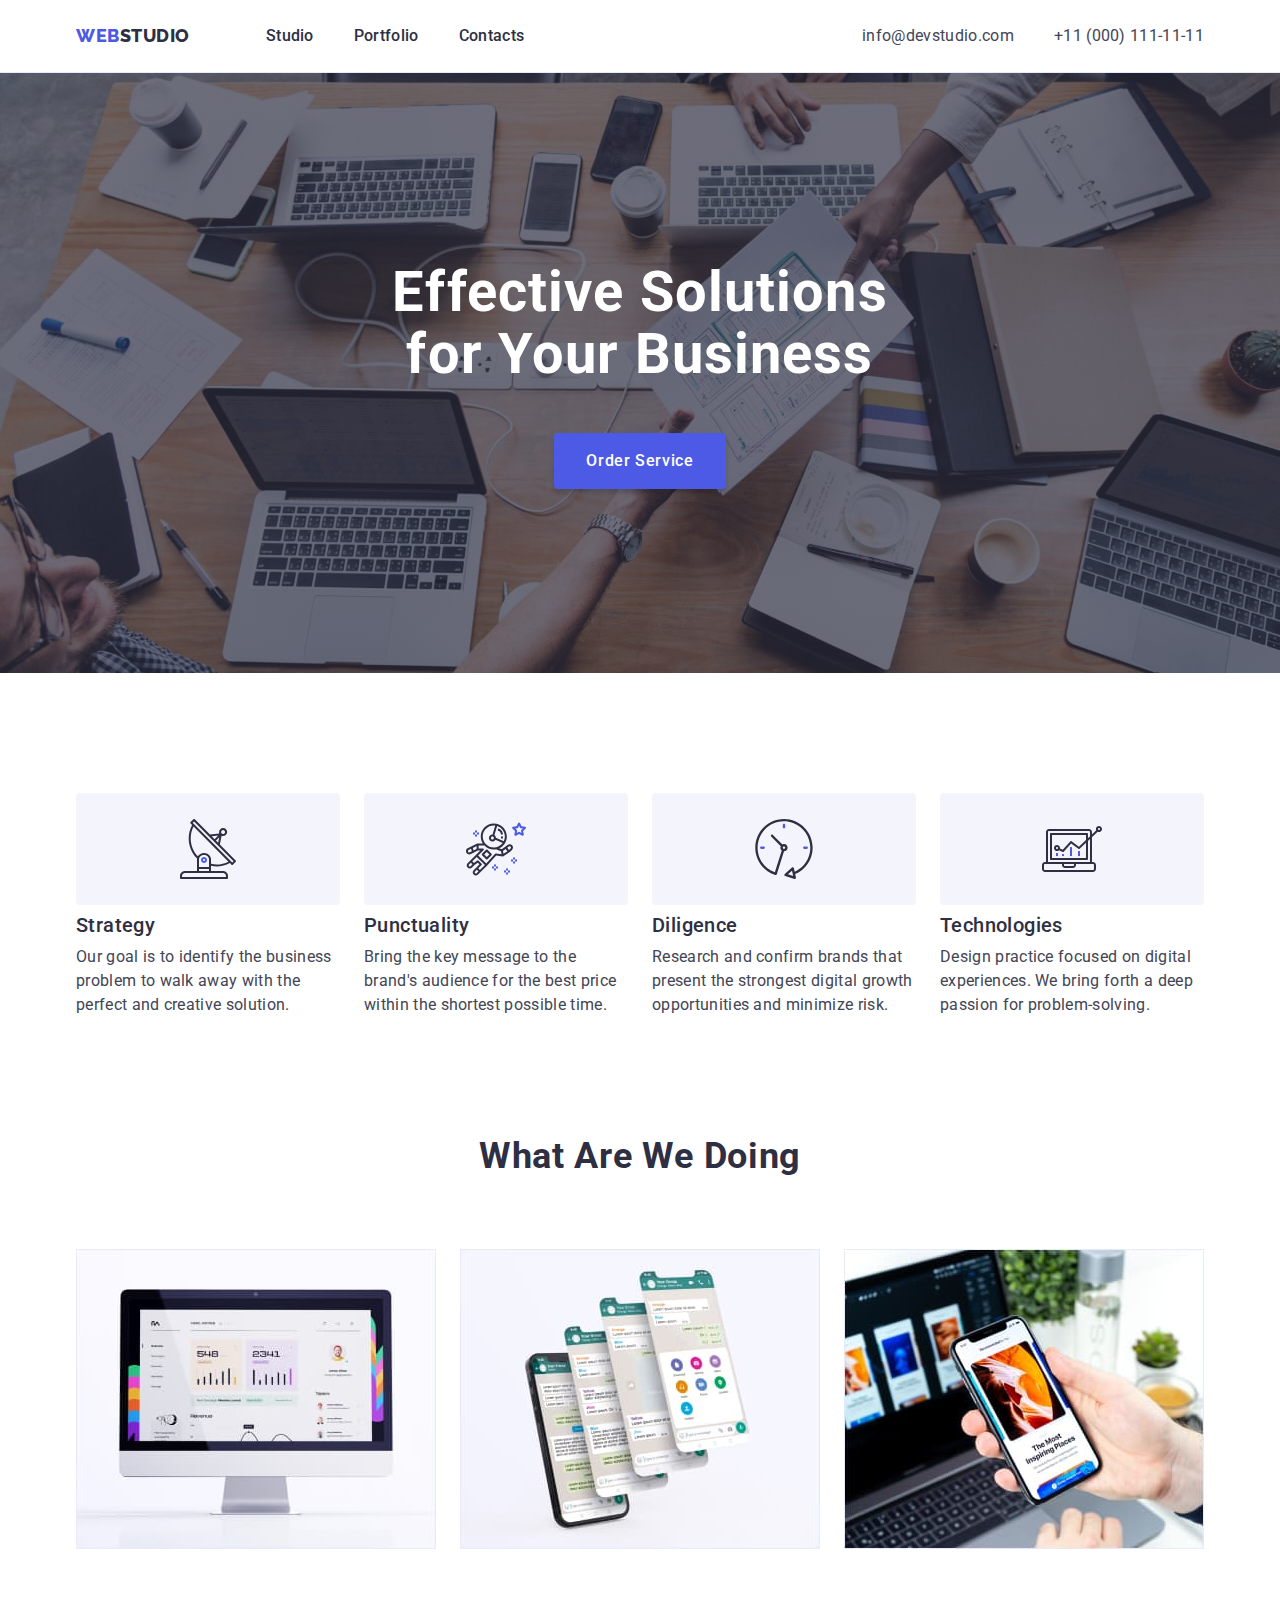
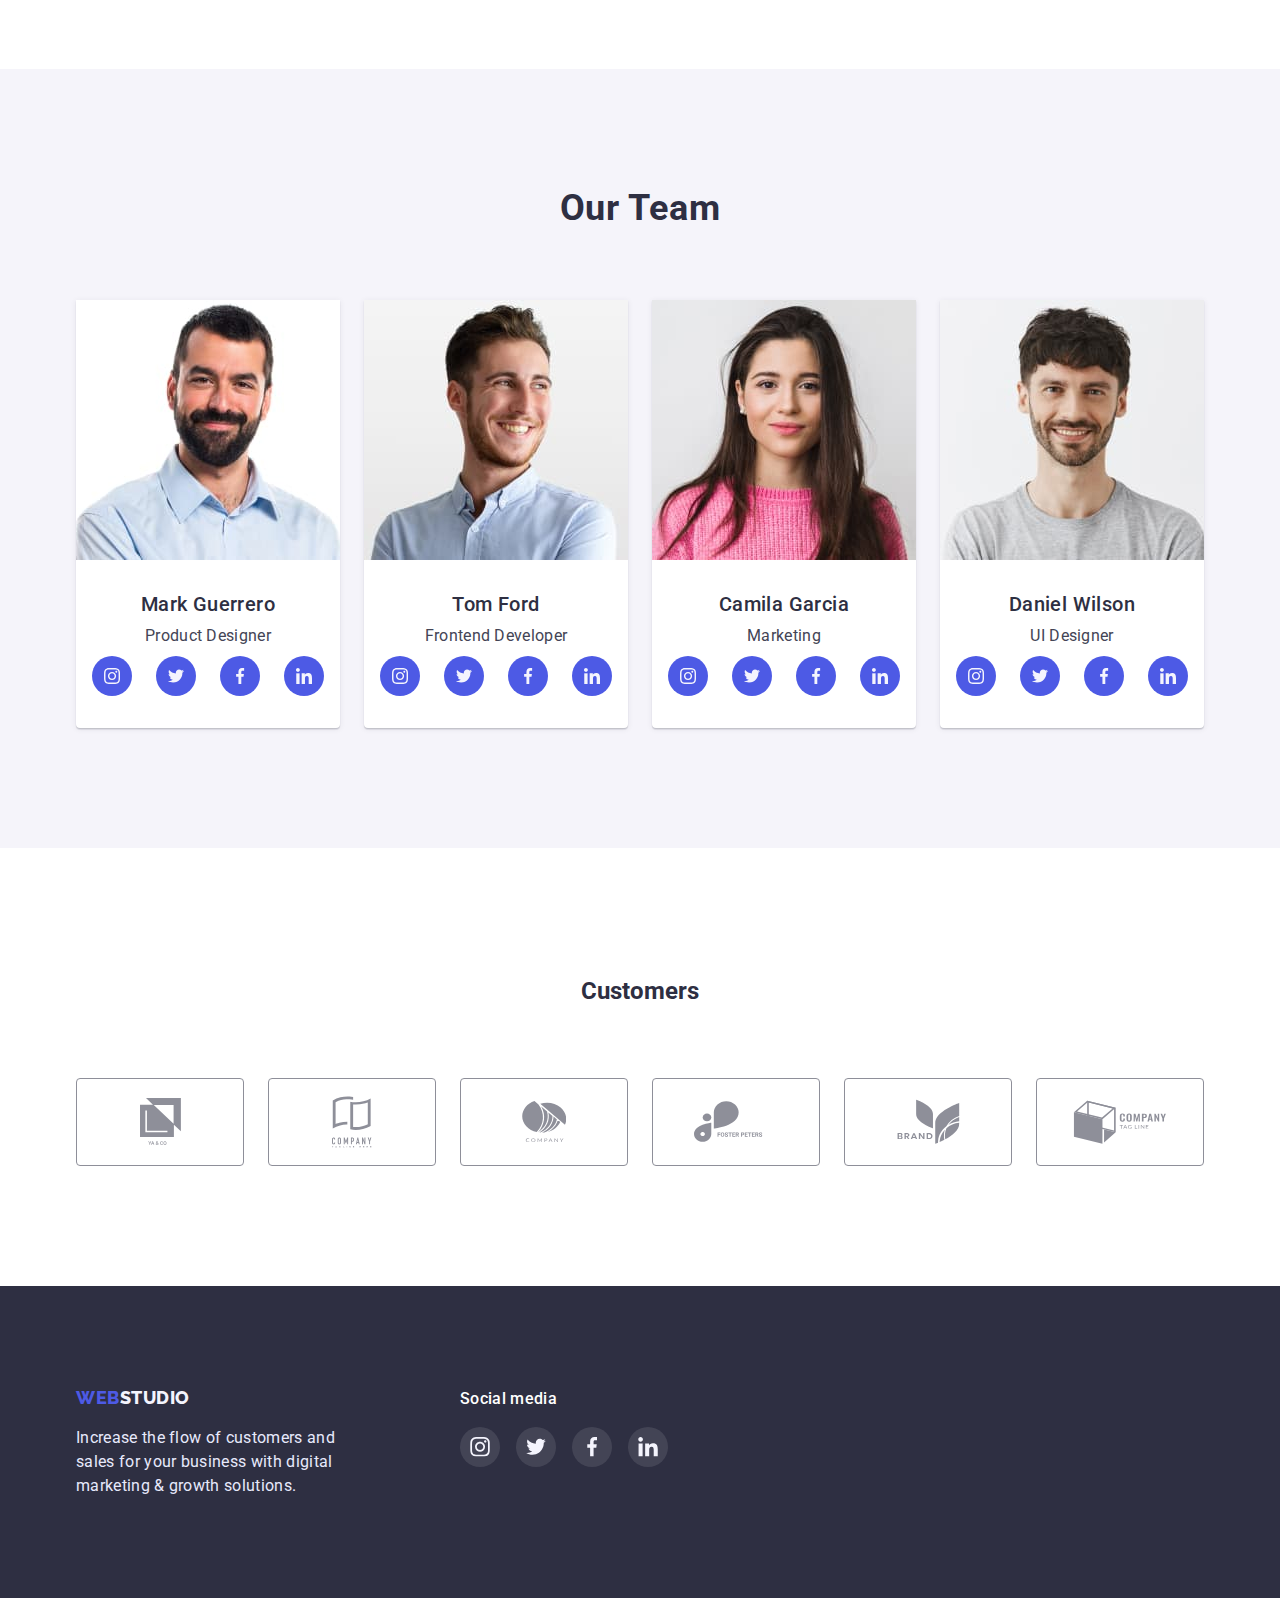
<file: index.html>
<!DOCTYPE html>
<html lang="en">
  <head>
    <meta charset="UTF-8" />
    <meta http-equiv="X-UA-Compatible" content="IE=edge" />
    <meta name="viewport" content="width=, initial-scale=1.0" />
    <title>Document</title>
    <link
      href="https://fonts.googleapis.com/css2?family=Raleway:wght@800&family=Roboto:wght@400;500;700;900&display=swap"
      rel="stylesheet"
    />
    <link
      rel="stylesheet"
      href="https://cdn.jsdelivr.net/npm/modern-normalize@1.1.0/modern-normalize.min.css"
    />
    <link rel="stylesheet" href="style.css" />
  </head>
  <body>
    <header class="header-main">
      <div class="container header-nav-container">
        <nav class="header-nav">
          <a class="logotype header-logo" href="./index.html"
            ><span class="logo-accent">Web</span>Studio</a
          >
          <ul class="header-list">
            <li class="header-menu link-decor">
              <a class="header-link" href="#">Studio</a>
            </li>
            <li class="header-menu link-decor">
              <a class="header-link" href="./portfolio.html">Portfolio</a>
            </li>
            <li class="header-menu link-decor">
              <a class="header-link" href="#">Contacts</a>
            </li>
          </ul>
        </nav>
        <ul class="header-cont">
          <li class="header-emeil">
            <a
              class="header-mail header-communication"
              href="mailto:info@devstudio.com"
              >info@devstudio.com</a
            >
          </li>
          <li class="header-telefon">
            <a class="header-tel header-communication" href="tel:+110001111111"
              >+11 (000) 111-11-11</a
            >
          </li>
        </ul>
      </div>
    </header>
    <main>
      <section class="sec-first">
        <div class="container">
          <h1 class="sec-header">Effective Solutions for Your Business</h1>
          <button class="sec-button" type="button">Order Service</button>
        </div>
      </section>

      <section class="benefits">
        <div class="container">
          <h2 class="visually-hidden">features</h2>
          <ul class="benefits-lists">
            <li class="benefits-text">
              <div class="benefits-icon-list link-decor">
                <svg
                  class="benefits-icons"
                  width="60px"
                  height="64px"
                  viewBox="0 0 32 32"
                >
                  <use xlink:href="./images/sprite.svg#icon-antenna-1"></use>
                </svg>
              </div>
              <h3 class="benefits-title">Strategy</h3>
              <p class="benefits-par">
                Our goal is to identify the business problem to walk away with
                the perfect and creative solution.
              </p>
            </li>
            <li class="benefits-text">
              <div class="benefits-icon-list link-decor">
                <svg class="benefits-icons" width="60px" height="64px">
                  <use href="./images/sprite.svg#icon-astronaut-1"></use>
                </svg>
              </div>
              <h3 class="benefits-title">Punctuality</h3>
              <p class="benefits-par">
                Bring the key message to the brand's audience for the best price
                within the shortest possible time.
              </p>
            </li>
            <li class="benefits-text">
              <div class="benefits-icon-list link-decor">
                <svg class="benefits-icons" width="60px" height="64px">
                  <use href="./images/sprite.svg#icon-clock-1"></use>
                </svg>
              </div>
              <h3 class="benefits-title">Diligence</h3>
              <p class="benefits-par">
                Research and confirm brands that present the strongest digital
                growth opportunities and minimize risk.
              </p>
            </li>
            <li class="benefits-text">
              <div class="benefits-icon-list link-decor">
                <svg class="benefits-icons" width="60px" height="64px">
                  <use href="./images/sprite.svg#icon-diagram-1"></use>
                </svg>
              </div>
              <h3 class="benefits-title">Technologies</h3>
              <p class="benefits-par">
                Design practice focused on digital experiences. We bring forth a
                deep passion for problem-solving.
              </p>
            </li>
          </ul>
        </div>
      </section>
      <section class="about">
        <div class="container">
          <h2 class="about-header">What are we doing</h2>
          <ul class="about-lists">
            <li class="about-img">
              <img src="./images/img1.jpg" width="360" alt="design" />
            </li>
            <li class="about-img">
              <img src="./images/img2.jpg" width="360" alt="chat" />
            </li>
            <li class="about-img">
              <img src="./images/img3.jpg" width="360" alt="mobile app" />
            </li>
          </ul>
        </div>
      </section>
      <section class="team">
        <div class="container">
          <h2 class="team-header">Our Team</h2>
          <ul class="team-lists">
            <li class="team-cards">
              <img
                src="./images/prtrt(1).jpg"
                width="264"
                alt="Mark Guerrero"
              />
              <div class="team-wrapper">
                <h3 class="team-name">Mark Guerrero</h3>
                <p class="team-job">Product Designer</p>
                <ul class="team-social link-decor">
                  <li class="team-social-item">
                    <a class="team-social-link" href="">
                      <svg class="team-social-icon" width="16" height="16px">
                        <use href="./images/sprite.svg#icon-instagram-2"></use>
                      </svg>
                    </a>
                  </li>
                  <li class="team-social-item">
                    <a class="team-social-link" href="">
                      <svg class="team-social-icon" width="16" height="16px">
                        <use href="./images/sprite.svg#icon-twitter-1"></use>
                      </svg>
                    </a>
                  </li>
                  <li class="team-social-item">
                    <a class="team-social-link" href="">
                      <svg class="team-social-icon" width="16px" height="16px">
                        <use href="./images/sprite.svg#icon-facebook-1"></use>
                      </svg>
                    </a>
                  </li>
                  <li class="team-social-item">
                    <a class="team-social-link" href="">
                      <svg class="team-social-icon" width="16" height="16px">
                        <use href="./images/sprite.svg#icon-linkedin-1"></use>
                      </svg>
                    </a>
                  </li>
                </ul>
              </div>
            </li>

            <li class="team-cards">
              <img src="./images/prtr(2).jpg" width="264" alt="Tom Ford" />
              <div class="team-wrapper">
                <h3 class="team-name">Tom Ford</h3>
                <p class="team-job">Frontend Developer</p>
                <ul class="team-social link-decor">
                  <li class="team-social-item">
                    <a class="team-social-link" href="">
                      <svg class="team-social-icon" width="16" height="16px">
                        <use href="./images/sprite.svg#icon-instagram-2"></use>
                      </svg>
                    </a>
                  </li>
                  <li class="team-social-item">
                    <a class="team-social-link" href="">
                      <svg class="team-social-icon" width="16" height="16px">
                        <use href="./images/sprite.svg#icon-twitter-1"></use>
                      </svg>
                    </a>
                  </li>
                  <li class="team-social-item">
                    <a class="team-social-link" href="">
                      <svg class="team-social-icon" width="16px" height="16px">
                        <use href="./images/sprite.svg#icon-facebook-1"></use>
                      </svg>
                    </a>
                  </li>
                  <li class="team-social-item">
                    <a class="team-social-link" href="">
                      <svg class="team-social-icon" width="16" height="16px">
                        <use href="./images/sprite.svg#icon-linkedin-1"></use>
                      </svg>
                    </a>
                  </li>
                </ul>
              </div>
            </li>
            <li class="team-cards">
              <img src="./images/prtr(3).jpg" width="264" alt="Camila Garcia" />
              <div class="team-wrapper">
                <h3 class="team-name">Camila Garcia</h3>
                <p class="team-job">Marketing</p>
                <ul class="team-social link-decor">
                  <li class="team-social-item">
                    <a class="team-social-link" href="">
                      <svg class="team-social-icon" width="16" height="16px">
                        <use href="./images/sprite.svg#icon-instagram-2"></use>
                      </svg>
                    </a>
                  </li>
                  <li class="team-social-item">
                    <a class="team-social-link" href="">
                      <svg class="team-social-icon" width="16" height="16px">
                        <use href="./images/sprite.svg#icon-twitter-1"></use>
                      </svg>
                    </a>
                  </li>
                  <li class="team-social-item">
                    <a class="team-social-link" href="">
                      <svg class="team-social-icon" width="16px" height="16px">
                        <use href="./images/sprite.svg#icon-facebook-1"></use>
                      </svg>
                    </a>
                  </li>
                  <li class="team-social-item">
                    <a class="team-social-link" href="">
                      <svg class="team-social-icon" width="16" height="16px">
                        <use href="./images/sprite.svg#icon-linkedin-1"></use>
                      </svg>
                    </a>
                  </li>
                </ul>
              </div>
            </li>
            <li class="team-cards">
              <img src="./images/prtr(4).jpg" width="264" alt="Daniel Wilson" />
              <div class="team-wrapper">
                <h3 class="team-name">Daniel Wilson</h3>
                <p class="team-job">UI Designer</p>
                <ul class="team-social link-decor">
                  <li class="team-social-item">
                    <a class="team-social-link" href="">
                      <svg class="team-social-icon" width="16" height="16px">
                        <use href="./images/sprite.svg#icon-instagram-2"></use>
                      </svg>
                    </a>
                  </li>
                  <li class="team-social-item">
                    <a class="team-social-link" href="">
                      <svg class="team-social-icon" width="16" height="16px">
                        <use href="./images/sprite.svg#icon-twitter-1"></use>
                      </svg>
                    </a>
                  </li>
                  <li class="team-social-item">
                    <a class="team-social-link" href="">
                      <svg class="team-social-icon" width="16px" height="16px">
                        <use href="./images/sprite.svg#icon-facebook-1"></use>
                      </svg>
                    </a>
                  </li>
                  <li class="team-social-item">
                    <a class="team-social-link" href="">
                      <svg class="team-social-icon" width="16" height="16px">
                        <use href="./images/sprite.svg#icon-linkedin-1"></use>
                      </svg>
                    </a>
                  </li>
                </ul>
              </div>
            </li>
          </ul>
        </div>
      </section>
      <section class="customers">
        <div class="container">
          <h2 class="customers-header">Customers</h2>
          <ul class="customers-lists link-decor">
            <li class="customers-item">
              <a class="customers-link" href="#">
                <svg class="customers-icon" width="41" height="46.97">
                  <use href="./images/sprite.svg#icon-group-1"></use>
                </svg>
              </a>
            </li>
            <li class="customers-item">
              <a class="customers-link" href="#">
                <svg class="customers-icon" width="40" height="52">
                  <use href="./images/sprite.svg#icon-group-6"></use>
                </svg>
              </a>
            </li>
            <li class="customers-item">
              <a class="customers-link" href="#">
                <svg class="customers-icon" width="44" height="41">
                  <use href="./images/sprite.svg#icon-group-2"></use>
                </svg>
              </a>
            </li>
            <li class="customers-item">
              <a class="customers-link" href="#">
                <svg class="customers-icon" width="84" height="41">
                  <use href="./images/sprite.svg#icon-group-3"></use>
                </svg>
              </a>
            </li>
            <li class="customers-item">
              <a class="customers-link" href="#">
                <svg class="customers-icon" width="63" height="45">
                  <use href="./images/sprite.svg#icon-group-4"></use>
                </svg>
              </a>
            </li>
            <li class="customers-item">
              <a class="customers-link" href="#">
                <svg class="customers-icon" width="94" height="44">
                  <use href="./images/sprite.svg#icon-group-5"></use>
                </svg>
              </a>
            </li>
          </ul>
        </div>
      </section>
    </main>
    <footer class="footer">
      <div class="container footer-main">
        <div class="footer-left">
          <a class="logotype footer-logotype" href="./index.html"
            ><span class="logo-accent">Web</span
            ><span class="footer-logo-accent">Studio</span>
          </a>
          <p class="footer-paragraf">
            Increase the flow of customers and sales for your business with
            digital marketing & growth solutions.
          </p>
        </div>

        <div class="footer-right">
          <p class="footer-header">Social media</p>
          <ul class="footer-social link-decor">
            <li class="footer-social-item">
              <a class="footer-social-link" href="#">
                <svg class="footer-social-icon" width="24" height="19.5">
                  <use href="./images/sprite.svg#icon-instagram-2"></use>
                </svg>
              </a>
            </li>
            <li class="footer-social-item">
              <a class="footer-social-link" href="#">
                <svg class="footer-social-icon" width="24" height="19.5">
                  <use href="./images/sprite.svg#icon-twitter-1"></use>
                </svg>
              </a>
            </li>
            <li class="footer-social-item">
              <a class="footer-social-link" href="#">
                <svg class="footer-social-icon" width="24" height="19.5">
                  <use href="./images/sprite.svg#icon-facebook-1"></use>
                </svg>
              </a>
            </li>
            <li class="footer-social-item">
              <a class="footer-social-link" href="#">
                <svg class="footer-social-icon" width="24" height="19.5">
                  <use href="./images/sprite.svg#icon-linkedin-1"></use>
                </svg>
              </a>
            </li>
          </ul>
        </div>
      </div>
    </footer>
  </body>
</html>
</file>
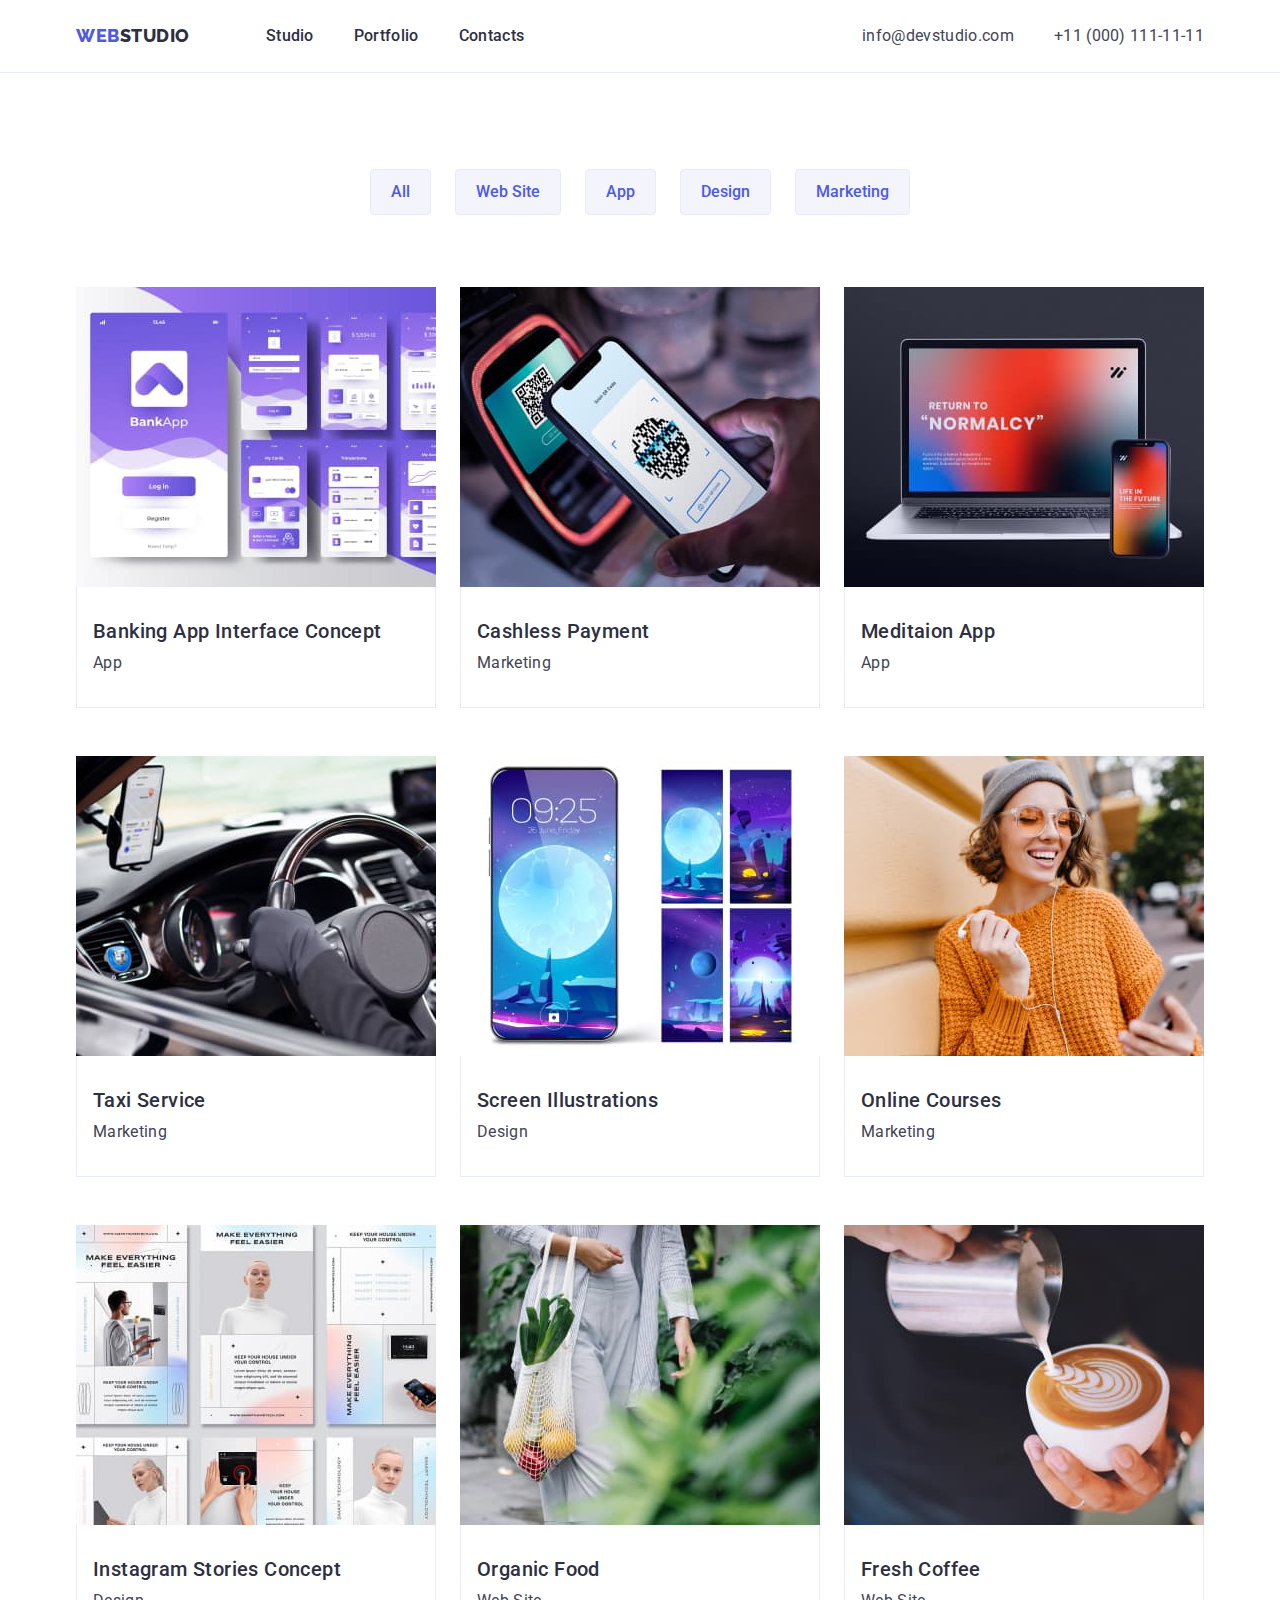
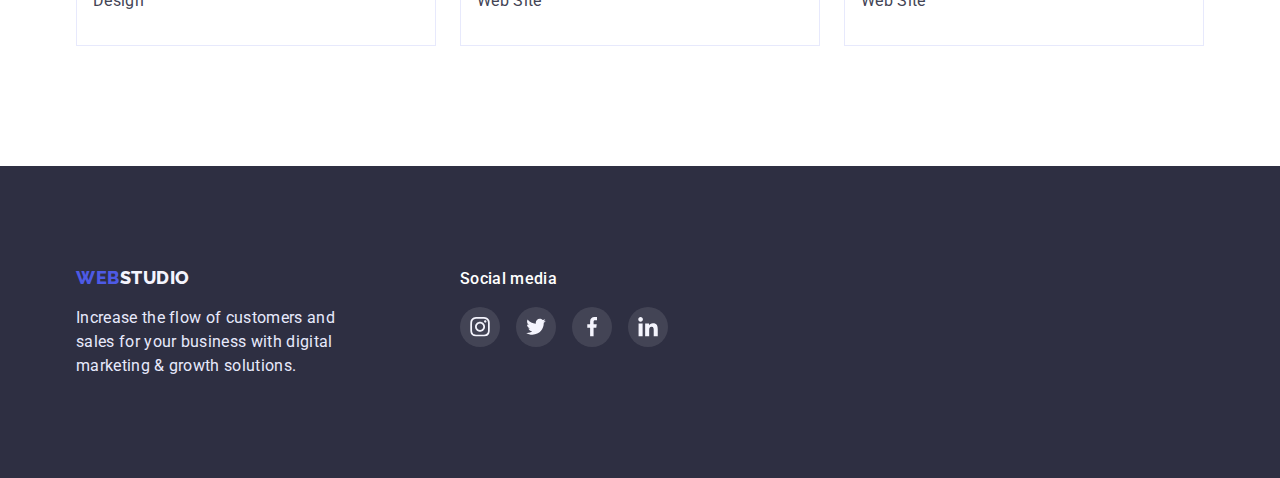
<file: portfolio.html>
<!DOCTYPE html>
<html lang="en">
  <head>
    <meta charset="UTF-8" />
    <meta http-equiv="X-UA-Compatible" content="IE=edge" />
    <meta name="viewport" content="width=device-width, initial-scale=1.0" />
    <title>Document</title>
    <link
      href="https://fonts.googleapis.com/css2?family=Raleway:wght@800&family=Roboto:wght@400;500;700;900&display=swap"
      rel="stylesheet"
    />
    <link
      rel="stylesheet"
      href="https://cdn.jsdelivr.net/npm/modern-normalize@1.1.0/modern-normalize.min.css"
    />
    <link rel="stylesheet" href="style.css" />
  </head>
  <body>
    <header class="header-main">
      <div class="container header-nav-container">
        <nav class="header-nav">
          <a class="logotype header-logo" href="./index.html"
            ><span class="logo-accent">Web</span>Studio</a
          >
          <ul class="header-list">
            <li class="header-menu link-decor">
              <a class="header-link" href="./index.html">Studio</a>
            </li>
            <li class="header-menu link-decor">
              <a class="header-link" href="#">Portfolio</a>
            </li>
            <li class="header-menu link-decor">
              <a class="header-link" href="#">Contacts</a>
            </li>
          </ul>
        </nav>
        <ul class="header-cont">
          <li class="header-emeil">
            <a
              class="header-mail header-communication"
              href="mailto:info@devstudio.com"
              >info@devstudio.com</a
            >
          </li>
          <li class="header-telefon">
            <a class="header-tel header-communication" href="tel:+110001111111"
              >+11 (000) 111-11-11</a
            >
          </li>
        </ul>
      </div>
    </header>
    <main>
      <section class="list">
        <div class="container">
          <h1 class="title-hidden">Список</h1>
          <ul class="list-item">
            <li class="link-decor list-space">
              <button class="list-button" type="button">All</button>
            </li>
            <li class="link-decor list-space">
              <button class="list-button" type="button">Web Site</button>
            </li>
            <li class="link-decor list-space">
              <button class="list-button" type="button">App</button>
            </li>
            <li class="link-decor list-space">
              <button class="list-button" type="button">Design</button>
            </li>
            <li class="link-decor list-space">
              <button class="list-button" type="button">Marketing</button>
            </li>
          </ul>

          <ul class="cards">
            <li class="cards-lists link-decor">
              <a
                class="cards-decor"
                href="#"
                target="_blank"
                rel="noopener noreferrer"
                ><img src="images/portfolio1.jpg" width="360" alt="apps" />
                <div class="cards-wrapper">
                  <h2 class="cards-title">Banking App Interface Concept</h2>
                  <p class="cards-paragraf">App</p>
                </div>
              </a>
            </li>
            <li class="cards-lists link-decor">
              <a
                class="cards-decor"
                href="#"
                target="_blank"
                rel="noopener noreferrer"
                ><img src="images/portfolio2.jpg" width="360" alt="payment" />
                <div class="cards-wrapper">
                  <h2 class="cards-title">Cashless Payment</h2>
                  <p class="cards-paragraf">Marketing</p>
                </div>
              </a>
            </li>
            <li class="cards-lists link-decor">
              <a
                class="cards-decor"
                href="#"
                target="_blank"
                rel="noopener noreferrer"
              >
                <img src="images/portfolio3.jpg" width="360" alt="notebook" />
                <div class="cards-wrapper">
                  <h2 class="cards-title">Meditaion App</h2>
                  <p class="cards-paragraf">App</p>
                </div>
              </a>
            </li>
            <li class="cards-lists link-decor">
              <a
                class="cards-decor"
                href="#"
                target="_blank"
                rel="noopener noreferrer"
              >
                <img src="images/portfolio4.jpg" width="360" alt="car" />
                <div class="cards-wrapper">
                  <h2 class="cards-title">Taxi Service</h2>
                  <p class="cards-paragraf">Marketing</p>
                </div>
              </a>
            </li>
            <li class="cards-lists link-decor">
              <a
                class="cards-decor"
                href="#"
                target="_blank"
                rel="noopener noreferrer"
              >
                <img src="images/portfolio5.jpg" width="360" alt="screen" />
                <div class="cards-wrapper">
                  <h2 class="cards-title">Screen Illustrations</h2>
                  <p class="cards-paragraf">Design</p>
                </div>
              </a>
            </li>
            <li class="cards-lists link-decor">
              <a
                class="cards-decor"
                href="#"
                target="_blank"
                rel="noopener noreferrer"
              >
                <img src="images/portfolio6.jpg" width="360" alt="girl" />
                <div class="cards-wrapper">
                  <h2 class="cards-title">Online Courses</h2>
                  <p class="cards-paragraf">Marketing</p>
                </div>
              </a>
            </li>
            <li class="cards-lists link-decor">
              <a
                class="cards-decor"
                href="#"
                target="_blank"
                rel="noopener noreferrer"
              >
                <img src="images/portfolio7.jpg" width="360" alt="Stories" />
                <div class="cards-wrapper">
                  <h2 class="cards-title">Instagram Stories Concept</h2>
                  <p class="cards-paragraf">Design</p>
                </div>
              </a>
            </li>
            <li class="cards-lists link-decor">
              <a
                class="cards-decor"
                href="#"
                target="_blank"
                rel="noopener noreferrer"
              >
                <img src="images/portfolio8.jpg" width="360" alt="fruit" />
                <div class="cards-wrapper">
                  <h2 class="cards-title">Organic Food</h2>
                  <p class="cards-paragraf">Web Site</p>
                </div>
              </a>
            </li>
            <li class="cards-lists link-decor">
              <a
                class="cards-decor"
                href="#"
                target="_blank"
                rel="noopener noreferrer"
              >
                <img src="images/portfolio9.jpg" width="360" alt="coffe" />
                <div class="cards-wrapper">
                  <h2 class="cards-title">Fresh Coffee</h2>
                  <p class="cards-paragraf">Web Site</p>
                </div>
              </a>
            </li>
          </ul>
        </div>
      </section>
    </main>
    <footer class="footer">
      <div class="container footer-main">
        <div class="footer-left">
          <a class="logotype footer-logotype" href="./index.html"
            ><span class="logo-accent">Web</span
            ><span class="footer-logo-accent">Studio</span>
          </a>
          <p class="footer-paragraf">
            Increase the flow of customers and sales for your business with
            digital marketing & growth solutions.
          </p>
        </div>

        <div class="footer-right">
          <h3 class="footer-header">Social media</h3>
          <ul class="footer-social link-decor">
            <li class="footer-social-item">
              <a class="footer-social-link" href="">
                <svg class="footer-social-icon" width="24" height="19.5">
                  <use href="./images/sprite.svg#icon-instagram-2"></use>
                </svg>
              </a>
            </li>
            <li class="footer-social-item">
              <a class="footer-social-link" href="">
                <svg class="footer-social-icon" width="24" height="19.5">
                  <use href="./images/sprite.svg#icon-twitter-1"></use>
                </svg>
              </a>
            </li>
            <li class="footer-social-item">
              <a class="footer-social-link" href="">
                <svg class="footer-social-icon" width="24" height="19.5">
                  <use href="./images/sprite.svg#icon-facebook-1"></use>
                </svg>
              </a>
            </li>
            <li class="footer-social-item">
              <a class="footer-social-link" href="">
                <svg class="footer-social-icon" width="24" height="19.5">
                  <use href="./images/sprite.svg#icon-linkedin-1"></use>
                </svg>
              </a>
            </li>
          </ul>
        </div>
      </div>
    </footer>
  </body>
</html>
</file>
<file: style.css>
:root {
  --main-color: #2e2f42;
  --title-color: #434455;
  --accent-color: #4d5ae5;
  --white-color: #ffffff;
  --team-bgr: #f5f4fa;
  --hover-button: #404bbf;
  --potrf-botton-bgr: #f4f4fd;
  --border-cards: #e7e9fc;
  --portfolio-color-btn: #4d5ae5;
  --color-icon-customer: #8e8f99;
  --accent-link: #31d0aa;
}

h1,
h2,
h3,
p {
  margin-top: 0;
  margin-bottom: 0;
}
ul {
  margin-top: 0;
  margin-bottom: 0;
  padding-left: 0;
}
img {
  display: block;
  width: 100%;
  height: auto;
}

/* header */
body {
  font-family: 'Roboto', sans-serif;
  color: var(--main-color);
  background-color: var(--white-color);
}
.container {
  width: 1158px;
  margin-left: auto;
  margin-right: auto;
  padding-left: 15px;
  padding-right: 15px;
}
.header-main {
  padding-top: 24px;
  padding-bottom: 24px;
  border-bottom: 1px solid var(--border-cards);
}

.header-nav-container {
  display: flex;
  align-items: center;
}
.header-nav {
  display: flex;
  align-items: center;
}
.header-list {
  display: flex;
  align-items: center;
}
.logotype {
  font-family: 'Raleway', sans-serif;
  color: var(--main-color);
  font-weight: 800;
  font-size: 18px;
  line-height: 1.33;
  letter-spacing: 0.03em;
  text-decoration: none;
  text-transform: uppercase;
}
.header-logo {
  margin-right: 76px;
}
.logo-accent {
  color: var(--accent-color);
}

.header-link {
  text-decoration: none;
  color: var(--main-color);
  font-weight: 500;
  font-size: 16px;
  line-height: 1.5;
  letter-spacing: 0.02em;
}
.header-link:hover,
.header-link:focus {
  color: var(--accent-color);
}
.header-menu:not(:last-child) {
  margin-right: 40px;
}
.header-cont {
  color: var(--title-color);
  list-style-type: none;
  font-size: 16px;
  letter-spacing: 0.02em;
  line-height: 1.5;
  display: flex;
  align-items: center;
  margin-left: auto;
}
.header-communication {
  cursor: pointer;
}
.header-emeil {
  margin-right: 40px;
}
.header-mail {
  color: var(--title-color);
  text-decoration: none;
}
.header-mail:hover,
.header-mail:focus {
  color: var(--accent-color);
}

.header-tel {
  color: var(--title-color);
  text-decoration: none;
}
.header-tel:hover,
.header-tel:focus {
  color: var(--accent-color);
}

/* header */
/* main */
.sec-first {
  background-color: var(--main-color);
  max-width: 1440px;
  height: 600px;
  padding-top: 188px;
  padding-bottom: 188px;
  background-image: linear-gradient(
      rgba(46, 47, 66, 0.7),
      rgba(46, 47, 66, 0.7)
    ),
    url('./images/people-office1.jpg');
  background-size: cover;
  background-repeat: no-repeat;
}

.sec-header {
  color: var(--white-color);
  max-width: 496px;
  font-weight: 700;
  font-size: 56px;
  line-height: 1.11;
  text-align: center;
  letter-spacing: 0.02em;
  display: block;
  margin: 0 auto;
  margin-bottom: 48px;
}
.sec-button {
  font-family: 'Roboto';
  background-color: var(--accent-color);
  color: var(--white-color);
  box-shadow: 0px 4px 4px rgba(0, 0, 0, 0.15);
  padding: 16px 32px;
  font-weight: 500;
  font-size: 16px;
  letter-spacing: 0.04em;
  line-height: 1.5;
  border: none;
  display: block;
  margin: 0 auto;
  border-radius: 4px;

  cursor: pointer;
}
.sec-button:hover,
.sec-button:focus {
  background-color: var(--hover-button);
  color: var(--white-color);
}
/* benefits */
.visually-hidden {
  position: absolute;
  white-space: nowrap;
  width: 1px;
  height: 1px;
  overflow: hidden;
  border: 0;
  padding: 0;
  clip: rect(0 0 0 0);
  clip-path: inset(50%);
  margin: -1px;
}
.benefits-icon {
  display: flex;
  justify-content: center;
  gap: 24px;
}
.benefits-icon-list {
  display: flex;
  justify-content: center;
  align-items: center;
  background-color: var(--potrf-botton-bgr);
  width: 264px;
  height: 112px;
  border-radius: 4px;
  margin-bottom: 8px;
}

.benefits {
  padding-top: 120px;
  padding-bottom: 120px;
}
.benefits-lists {
  display: flex;
}
.benefits-text {
  width: 264px;
  list-style-type: none;
}
.benefits-text:not(:last-child) {
  margin-right: 24px;
}
.benefits-title {
  font-weight: 500;
  font-size: 20px;
  line-height: 1.2;
  letter-spacing: 0.02em;
  margin-bottom: 8px;
}
.benefits-par {
  font-size: 16px;
  line-height: 1.5;
  letter-spacing: 0.02em;
}
p {
  color: var(--title-color);
}
/* benefits */

/* about */
.about {
  padding-bottom: 120px;
}
.about-header {
  font-weight: 700;
  font-size: 36px;
  line-height: 1.1;
  letter-spacing: 0.02em;
  text-transform: capitalize;
  margin-bottom: 72px;
  text-align: center;
}
.about-lists {
  display: flex;
  flex-wrap: wrap;

  /* justify-content: space-between; */
}
.about-img:not(:last-child) {
  margin-right: 24px;
}

.about-img {
  list-style-type: none;
}
/* about */

/* team */
.team {
  background-color: var(--team-bgr);
  padding-top: 120px;
  padding-bottom: 120px;
}
.team-header {
  font-weight: 700;
  font-size: 36px;
  line-height: 1.1;
  letter-spacing: 0.02em;
  text-transform: capitalize;
  margin-bottom: 72px;
  text-align: center;
}
.team-lists {
  display: flex;
  flex-wrap: wrap;
  justify-content: space-between;
}
.team-cards {
  list-style-type: none;
  background: var(--white-color);
  box-shadow: 0px 1px 6px rgba(46, 47, 66, 0.08),
    0px 1px 1px rgba(46, 47, 66, 0.16), 0px 2px 1px rgba(46, 47, 66, 0.08);
  border-radius: 0px 0px 4px 4px;
}
.team-name {
  font-weight: 500;
  font-size: 20px;
  line-height: 1.2;
  letter-spacing: 0.02em;
  margin-bottom: 8px;
  text-align: center;
}
.team-job {
  color: var(--title-color);
  font-size: 16px;
  line-height: 1.5;
  letter-spacing: 0.02em;
  text-align: center;
  margin-bottom: 8px;
}
.team-wrapper {
  padding-top: 32px;
  padding-bottom: 32px;
}

.team-social {
  display: flex;
  justify-content: center;
  gap: 24px;
}
.team-social-link {
  display: flex;
  justify-content: center;
  align-items: center;
  width: 40px;
  height: 40px;
  border-radius: 50%;
  background-color: #4d5ae5;
}
.team-social-link:hover,
.team-social-link:focus {
  background-color: var(--hover-button);
}

/* team */

/* customers */
/* .customers {
  max-height: 450px;
} */
.customers {
  padding-top: 130px;
  padding-bottom: 120px;
}
.customers-header {
  display: block;
  text-align: center;

  margin-bottom: 72px;
}

.customers-lists {
  display: flex;
  justify-content: center;
  gap: 24px;
}
.customers-link {
  display: flex;
  justify-content: center;
  align-items: center;
  width: 168px;
  height: 88px;
  border: 1px solid #8e8f99;
  color: var(--color-icon-customer);
  border-radius: 4px;
}
.customers-icon {
  fill: currentColor;
}

.customers-link:hover,
.customers-link:focus {
  border-color: var(--hover-button);
  color: var(--hover-button);
}

/* footer */

.footer {
  background-color: var(--main-color);
  padding-top: 100px;
  padding-bottom: 100px;
}
.footer-main {
  display: flex;
  align-items: baseline;
}
.footer-left {
  margin-right: 120px;
}

.footer-social {
  display: flex;
  justify-content: center;
  gap: 16px;
}
.footer-social-link {
  display: flex;
  justify-content: center;
  align-items: center;
  width: 40px;
  height: 40px;
  border-radius: 50%;
  background-color: rgba(255, 255, 255, 0.1);
}
.footer-social-link:hover,
.footer-social-link:focus {
  background-color: var(--accent-link);
}

.footer-header {
  display: flex;
  color: var(--white-color);
  font-weight: 500;
  font-size: 16px;
  line-height: 1.5;
  letter-spacing: 0.02em;
  margin-bottom: 16px;
}
/* .footer-logotype {
  margin-bottom: 16px;
} */

.logo-accent2 {
  color: var(--potrf-botton-bgr);
}
.footer-logo-accent {
  color: var(--potrf-botton-bgr);
}
.footer-paragraf {
  color: var(--border-cards);
  max-width: 264px;
  font-size: 16px;
  line-height: 1.5;
  letter-spacing: 0.02em;
  margin-top: 16px;
}

/* portfolio */
/* header */

.link-decor {
  list-style-type: none;
}

/* header */
/* list */

.list {
  padding-top: 96px;
  padding-bottom: 120px;
}
.list-space:not(:first-child) {
  margin-left: 24px;
}
.title-hidden {
  position: absolute;
  white-space: nowrap;
  width: 1px;
  height: 1px;
  overflow: hidden;
  border: 0;
  padding: 0;
  clip: rect(0 0 0 0);
  clip-path: inset(50%);
  margin: -1px;
}

.list-item {
  display: flex;

  margin-bottom: 72px;
  justify-content: center;
}
/* .list-item:not(:last-child) {
  margin-right: 24px;
} */

.list-button {
  font-family: inherit;
  font-weight: 500;
  font-size: 16px;
  line-height: 1.5;
  background-color: var(--potrf-botton-bgr);
  color: var(--portfolio-color-btn);
  border: 1px solid var(--border-cards);
  border-radius: 4px;
  padding: 10px 20px;
  cursor: pointer;
}
.list-button:hover,
.list-button:focus {
  background-color: var(--accent-color);
  color: var(--white-color);
  border-color: transparent;
  box-shadow: 0px 3px 1px rgba(0, 0, 0, 0.1), 0px 2px 1px rgba(0, 0, 0, 0.08),
    0px 2px 2px rgba(0, 0, 0, 0.12);
}

.cards {
  display: flex;
  flex-wrap: wrap;
  row-gap: 48px;
  column-gap: 24px;
}
/* .cards-lists {
  flex-basis: calc((100% - 48px) / 3);
  /* margin-bottom: 48px; */

.cards-wrapper {
  padding-top: 32px;
  padding-bottom: 32px;
  padding-left: 16px;
  border: 1px solid var(--border-cards);
  border-top: none;
}
.cards-title {
  margin-bottom: 8px;
}
.cards-decor {
  text-decoration: none;
  display: inline-block;
  line-height: 0;
}

.cards-decor:hover,
.cards-decor:focus {
  outline: none;
  box-shadow: 0px 1px 6px rgba(46, 47, 66, 0.08),
    0px 1px 1px rgba(46, 47, 66, 0.16), 0px 2px 1px rgba(46, 47, 66, 0.08);
}
.cards-title {
  color: var(--main-color);
  font-weight: 500;
  font-size: 20px;
  letter-spacing: 0.02em;
  line-height: 1.2;
}
.cards-paragraf {
  color: var(--title-color);
  font-size: 16px;
  line-height: 1.5;
  letter-spacing: 0.02em;
}
</file>
